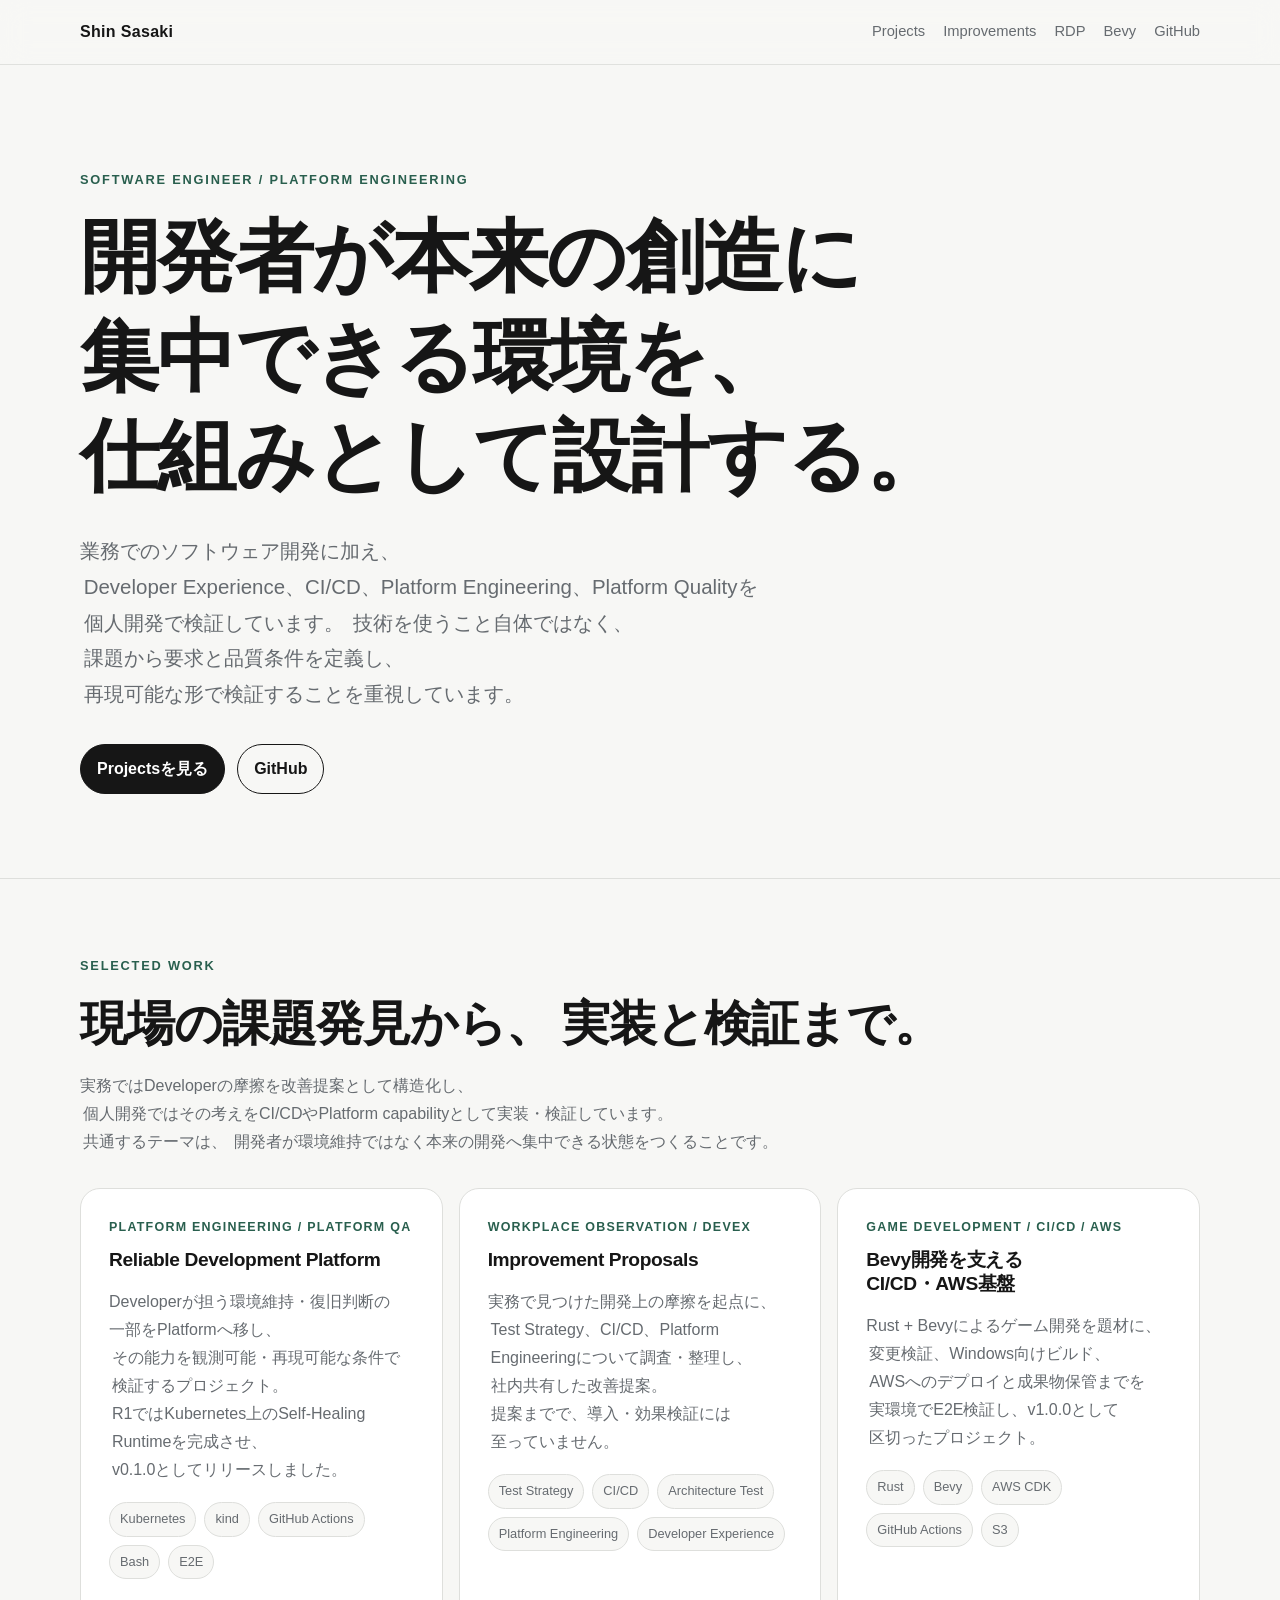
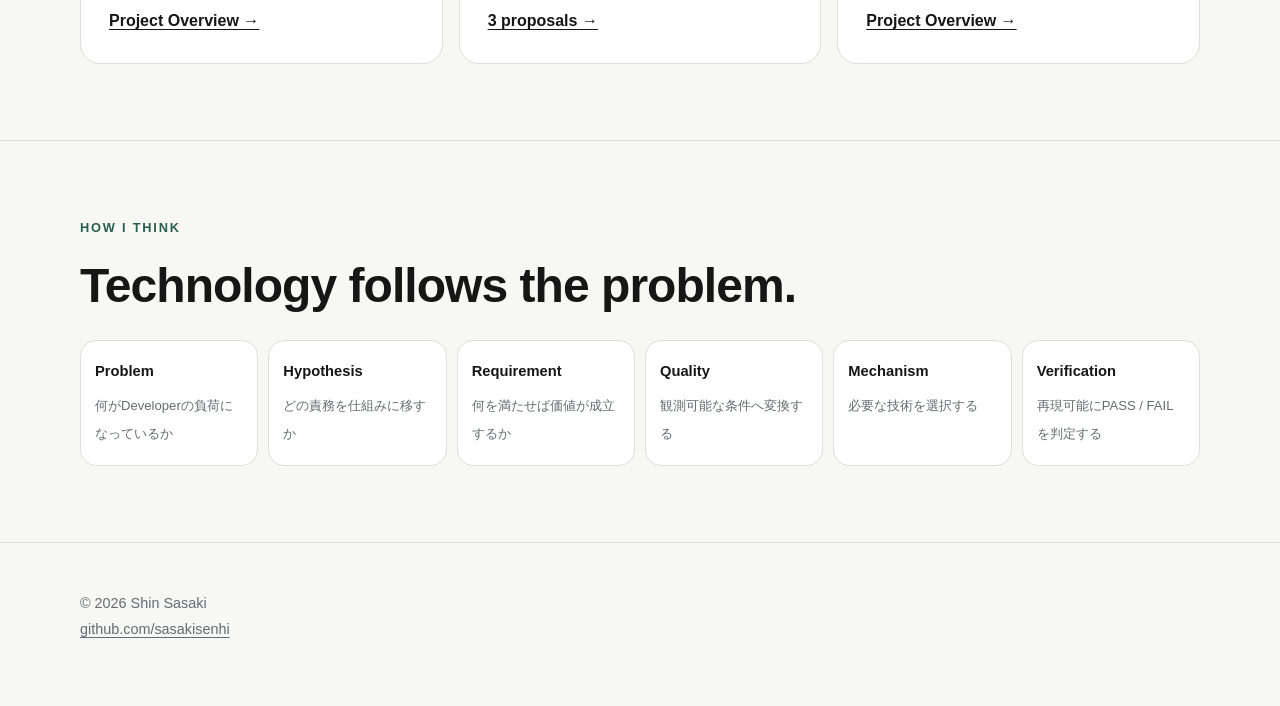
<file: index.html>
<!doctype html>
<html lang="ja">
<head>
  <meta charset="utf-8">
  <meta name="viewport" content="width=device-width, initial-scale=1">
  <meta name="description" content="佐々木 心のPlatform Engineering / Developer Experienceポートフォリオ">
  <title>佐々木 心 | Engineering Portfolio</title>
  <link rel="stylesheet" href="assets/styles.css?v=8">
</head>
<body>
<header class="site-header">
  <div class="container nav">
    <a class="brand" href="index.html">Shin Sasaki</a>
    <nav class="nav-links" aria-label="Primary">
      <a href="#projects">Projects</a>
      <a href="improvements.html">Improvements</a>
      <a href="rdp.html">RDP</a>
      <a href="bevy.html">Bevy</a>
      <a href="https://github.com/sasakisenhi">GitHub</a>
    </nav>
  </div>
</header>

<main>
  <section class="hero">
    <div class="container">
      <p class="eyebrow">Software Engineer / Platform Engineering</p>
      <h1 class="hero-title">
        <span class="headline-segment"><span class="keep-together">開発者が本来の創造に</span></span>
        <span class="headline-segment"><span class="keep-together">集中できる環境を、</span></span>
        <span class="headline-segment">
          <span class="keep-together">仕組みとして</span><span class="keep-together">設計する。</span>
        </span>
      </h1>
      <p class="lead">
        <span class="phrase">業務でのソフトウェア開発に加え、</span>
        <span class="phrase">Developer Experience、CI/CD、Platform Engineering、Platform Qualityを</span>
        <span class="phrase">個人開発で検証しています。</span>
        <span class="phrase">技術を使うこと自体ではなく、</span>
        <span class="phrase">課題から要求と品質条件を定義し、</span>
        <span class="phrase">再現可能な形で検証することを重視しています。</span>
      </p>
      <div class="hero-actions">
        <a class="button primary" href="#projects">Projectsを見る</a>
        <a class="button" href="https://github.com/sasakisenhi">GitHub</a>
      </div>
    </div>
  </section>

  <section class="section" id="projects">
    <div class="container">
      <p class="eyebrow">Selected Work</p>
      <h2><span class="phrase">現場の課題発見から、</span><span class="phrase">実装と検証まで。</span></h2>
      <p class="section-intro">
        <span class="phrase">実務ではDeveloperの摩擦を改善提案として構造化し、</span>
        <span class="phrase">個人開発ではその考えをCI/CDやPlatform capabilityとして実装・検証しています。</span>
        <span class="phrase">共通するテーマは、</span>
        <span class="phrase">開発者が環境維持ではなく本来の開発へ集中できる状態をつくることです。</span>
      </p>

      <div class="grid-3">
        <article class="card project-card">
          <div>
            <div class="meta">Platform Engineering / Platform QA</div>
            <h3>Reliable Development Platform</h3>
            <p>
              <span class="phrase">Developerが担う環境維持・復旧判断の一部をPlatformへ移し、</span>
              <span class="phrase">その能力を観測可能・再現可能な条件で検証するプロジェクト。</span>
              <span class="phrase">R1ではKubernetes上のSelf-Healing Runtimeを完成させ、</span>
              <span class="phrase">v0.1.0としてリリースしました。</span>
            </p>
            <div class="tags">
              <span class="tag">Kubernetes</span><span class="tag">kind</span>
              <span class="tag">GitHub Actions</span><span class="tag">Bash</span>
              <span class="tag">E2E</span>
            </div>
          </div>
          <a class="card-link" href="rdp.html">Project Overview →</a>
        </article>

        <article class="card project-card">
          <div>
            <div class="meta">Workplace Observation / DevEx</div>
            <h3>Improvement Proposals</h3>
            <p>
              <span class="phrase">実務で見つけた開発上の摩擦を起点に、</span>
              <span class="phrase">Test Strategy、CI/CD、Platform Engineeringについて調査・整理し、</span>
              <span class="phrase">社内共有した改善提案。</span>
              <span class="phrase">提案までで、導入・効果検証には至っていません。</span>
            </p>
            <div class="tags">
              <span class="tag">Test Strategy</span><span class="tag">CI/CD</span>
              <span class="tag">Architecture Test</span><span class="tag">Platform Engineering</span>
              <span class="tag">Developer Experience</span>
            </div>
          </div>
          <a class="card-link" href="improvements.html">3 proposals →</a>
        </article>

        <article class="card project-card">
          <div>
            <div class="meta">Game Development / CI/CD / AWS</div>
            <h3>Bevy開発を支えるCI/CD・AWS基盤</h3>
            <p>
              <span class="phrase">Rust + Bevyによるゲーム開発を題材に、</span>
              <span class="phrase">変更検証、Windows向けビルド、AWSへのデプロイと成果物保管までを</span>
              <span class="phrase">実環境でE2E検証し、v1.0.0として区切ったプロジェクト。</span>
            </p>
            <div class="tags">
              <span class="tag">Rust</span><span class="tag">Bevy</span>
              <span class="tag">AWS CDK</span><span class="tag">GitHub Actions</span>
              <span class="tag">S3</span>
            </div>
          </div>
          <a class="card-link" href="bevy.html">Project Overview →</a>
        </article>
      </div>
    </div>
  </section>

  <section class="section">
    <div class="container">
      <p class="eyebrow">How I Think</p>
      <h2>Technology follows the problem.</h2>
      <div class="flow">
        <div class="flow-step"><strong>Problem</strong><span>何がDeveloperの負荷になっているか</span></div>
        <div class="flow-step"><strong>Hypothesis</strong><span>どの責務を仕組みに移すか</span></div>
        <div class="flow-step"><strong>Requirement</strong><span>何を満たせば価値が成立するか</span></div>
        <div class="flow-step"><strong>Quality</strong><span>観測可能な条件へ変換する</span></div>
        <div class="flow-step"><strong>Mechanism</strong><span>必要な技術を選択する</span></div>
        <div class="flow-step"><strong>Verification</strong><span>再現可能にPASS / FAILを判定する</span></div>
      </div>
    </div>
  </section>
</main>

<footer>
  <div class="container">
    <div>© 2026 Shin Sasaki</div>
    <div><a href="https://github.com/sasakisenhi">github.com/sasakisenhi</a></div>
  </div>
</footer>
</body>
</html>
</file>
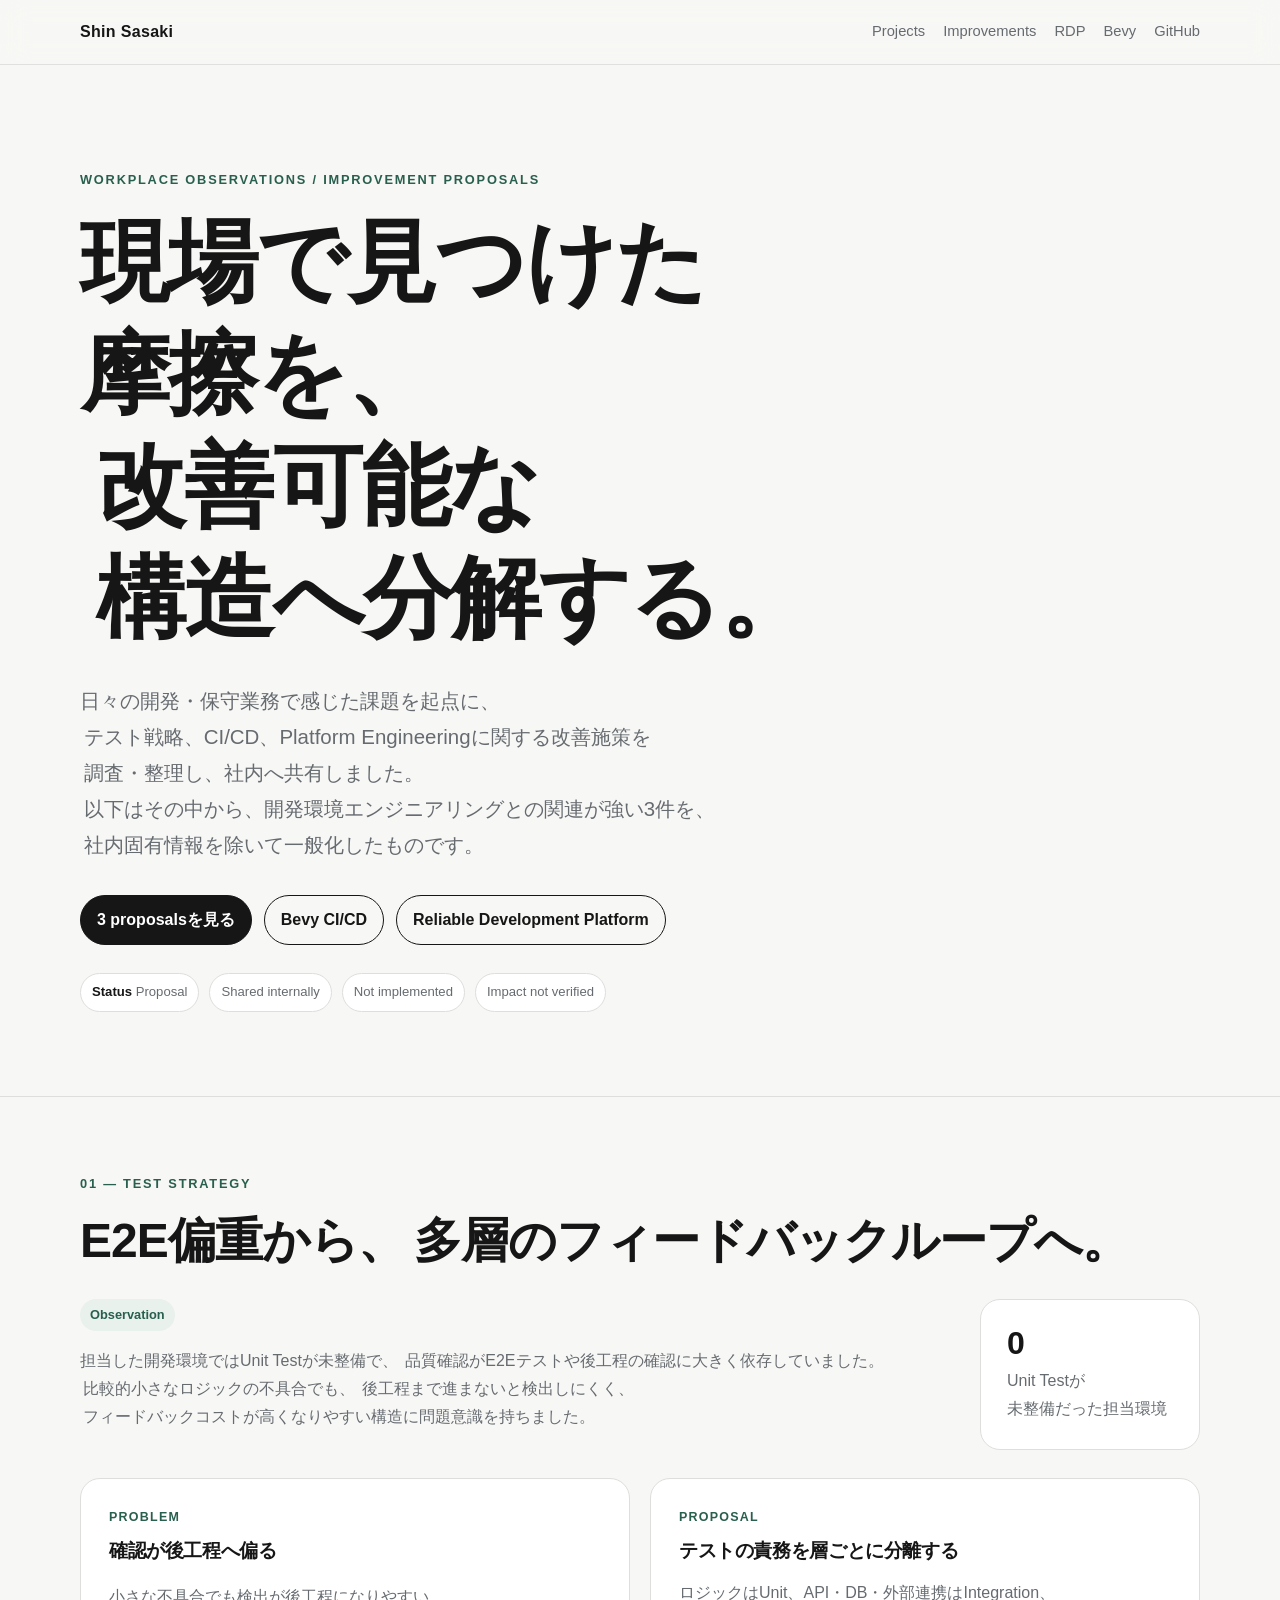
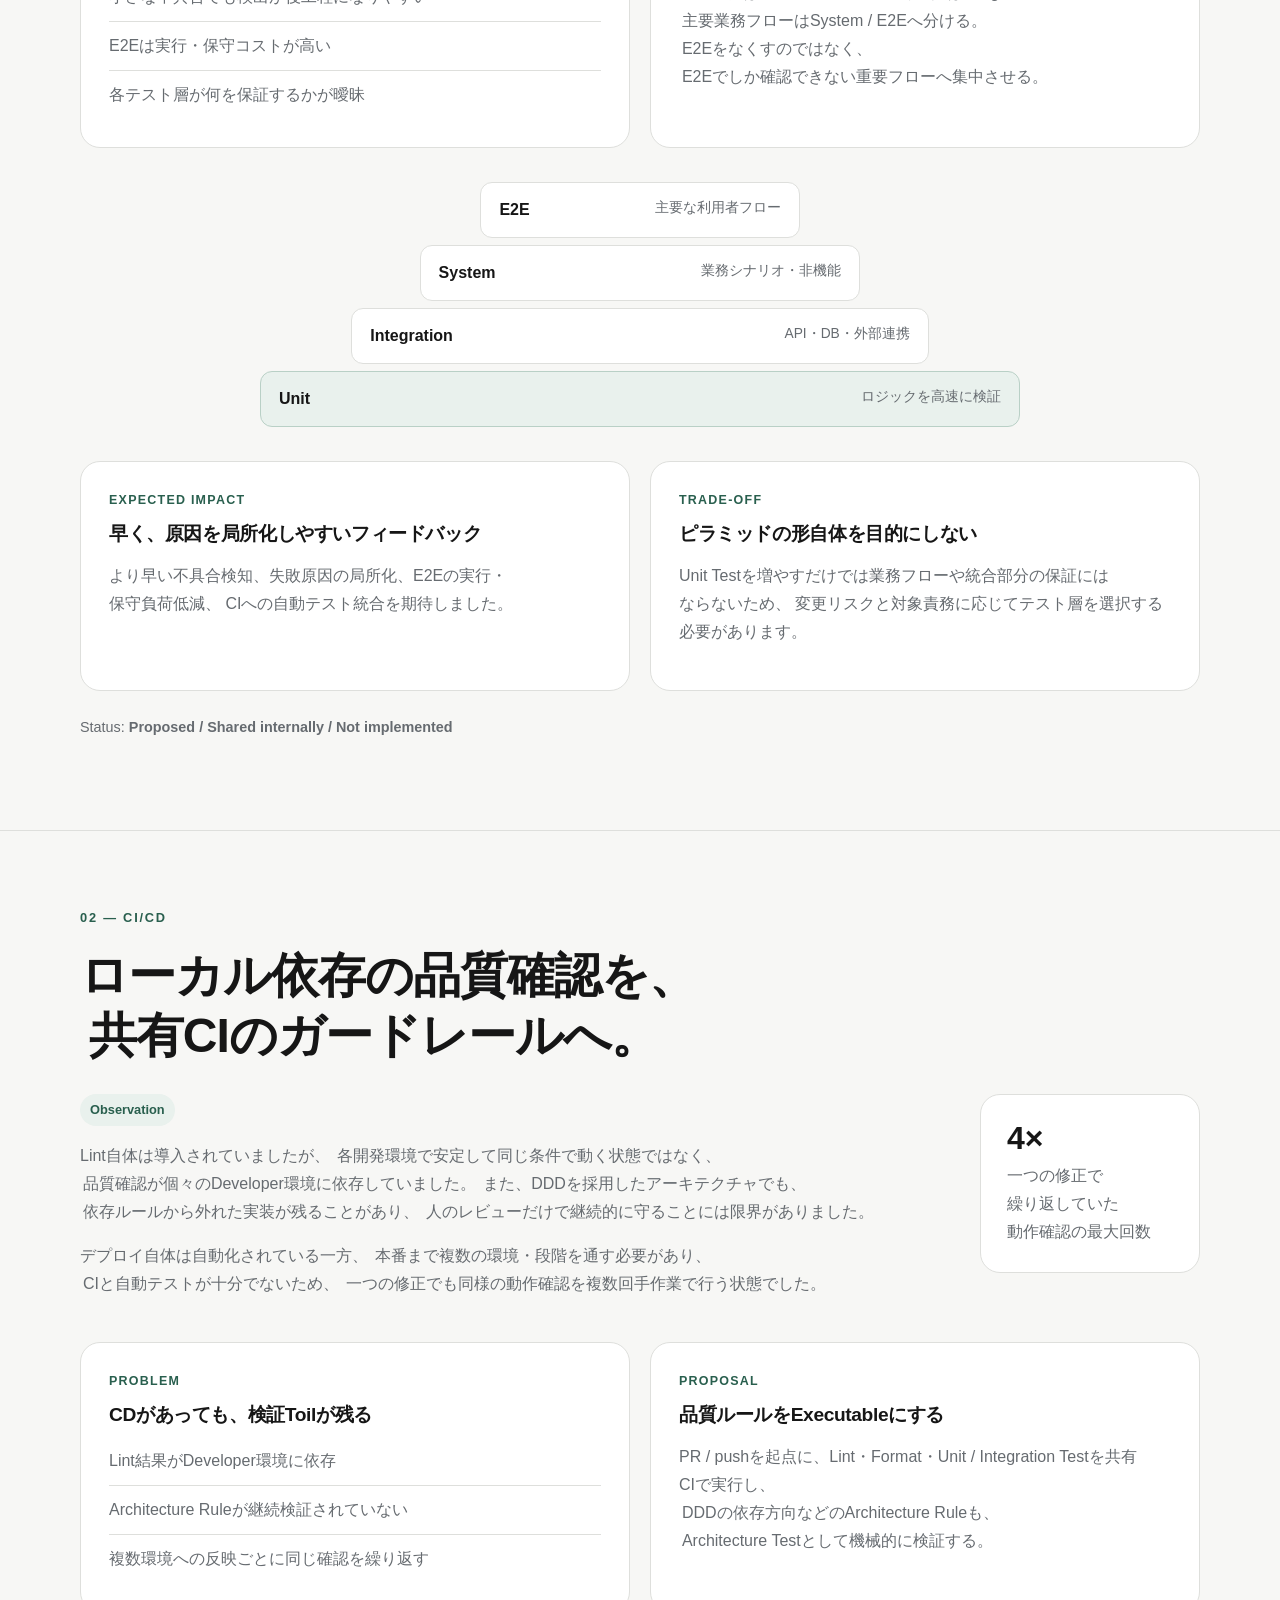
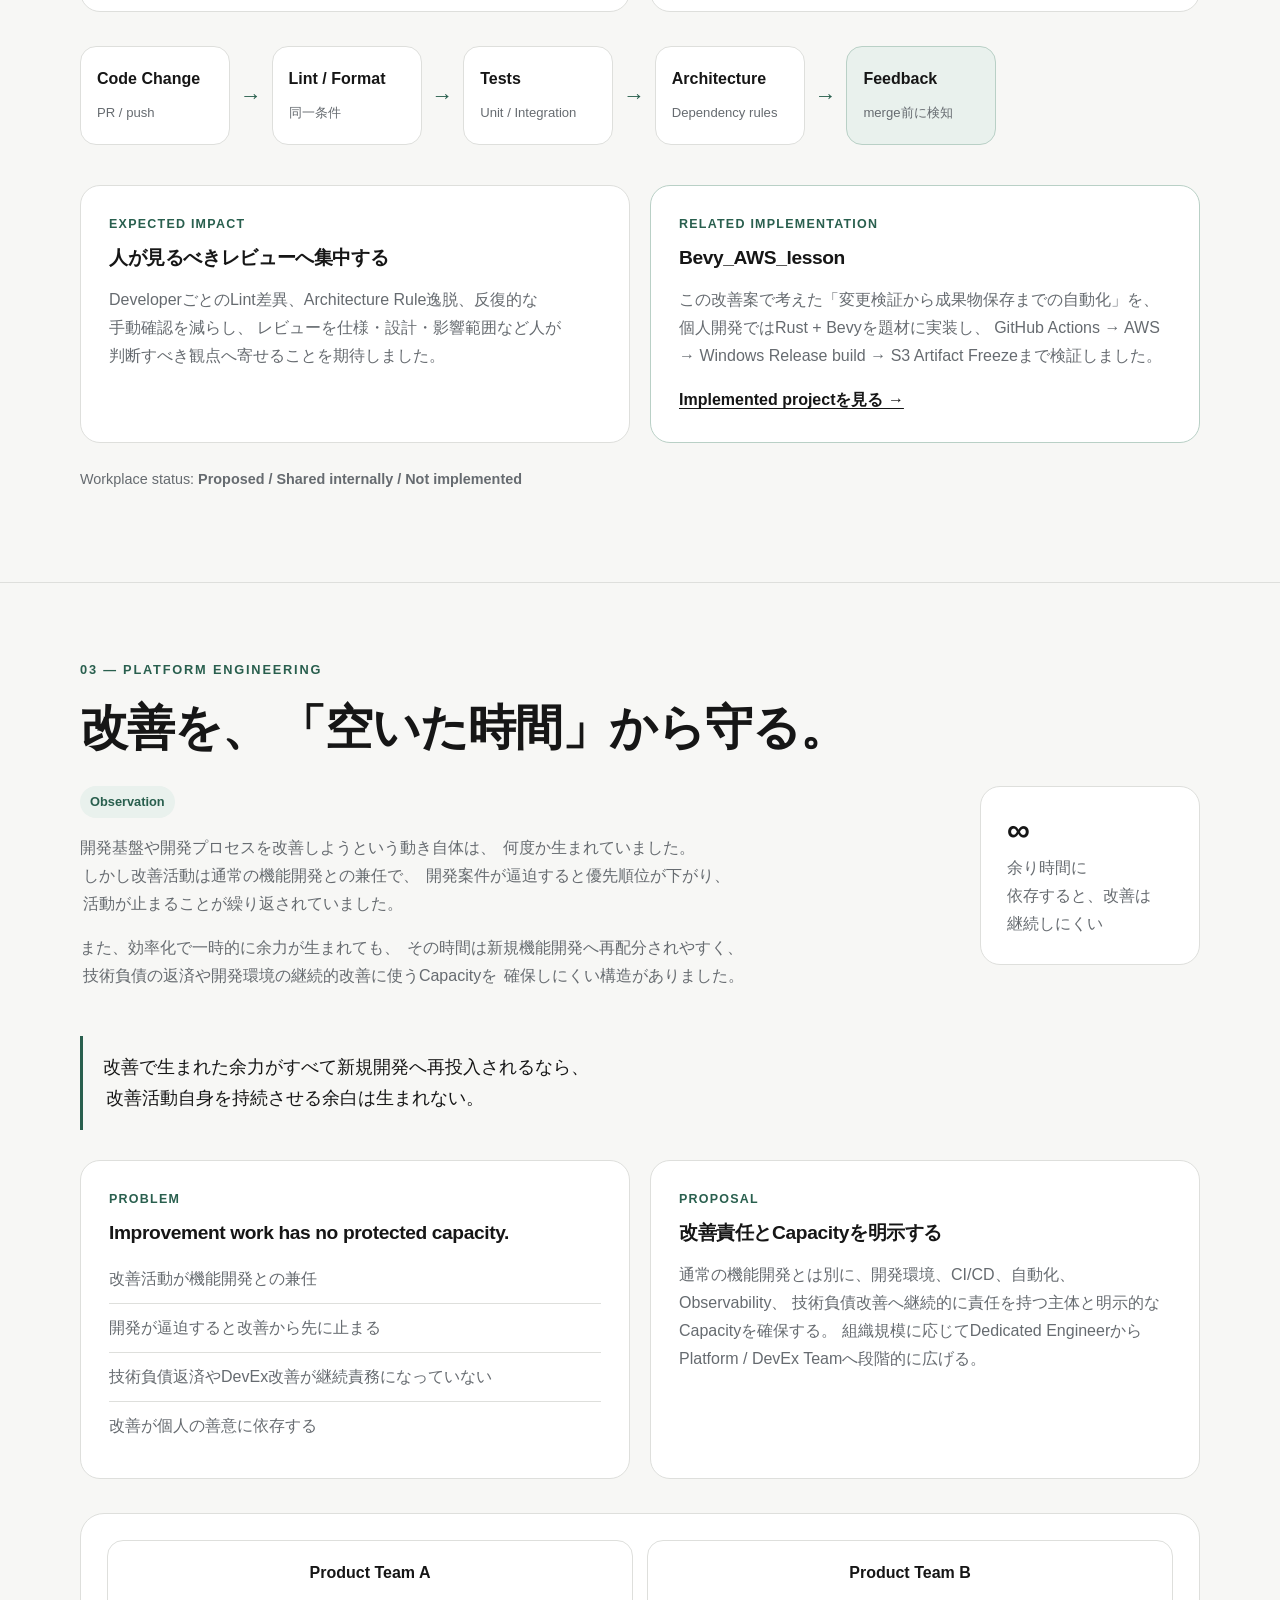
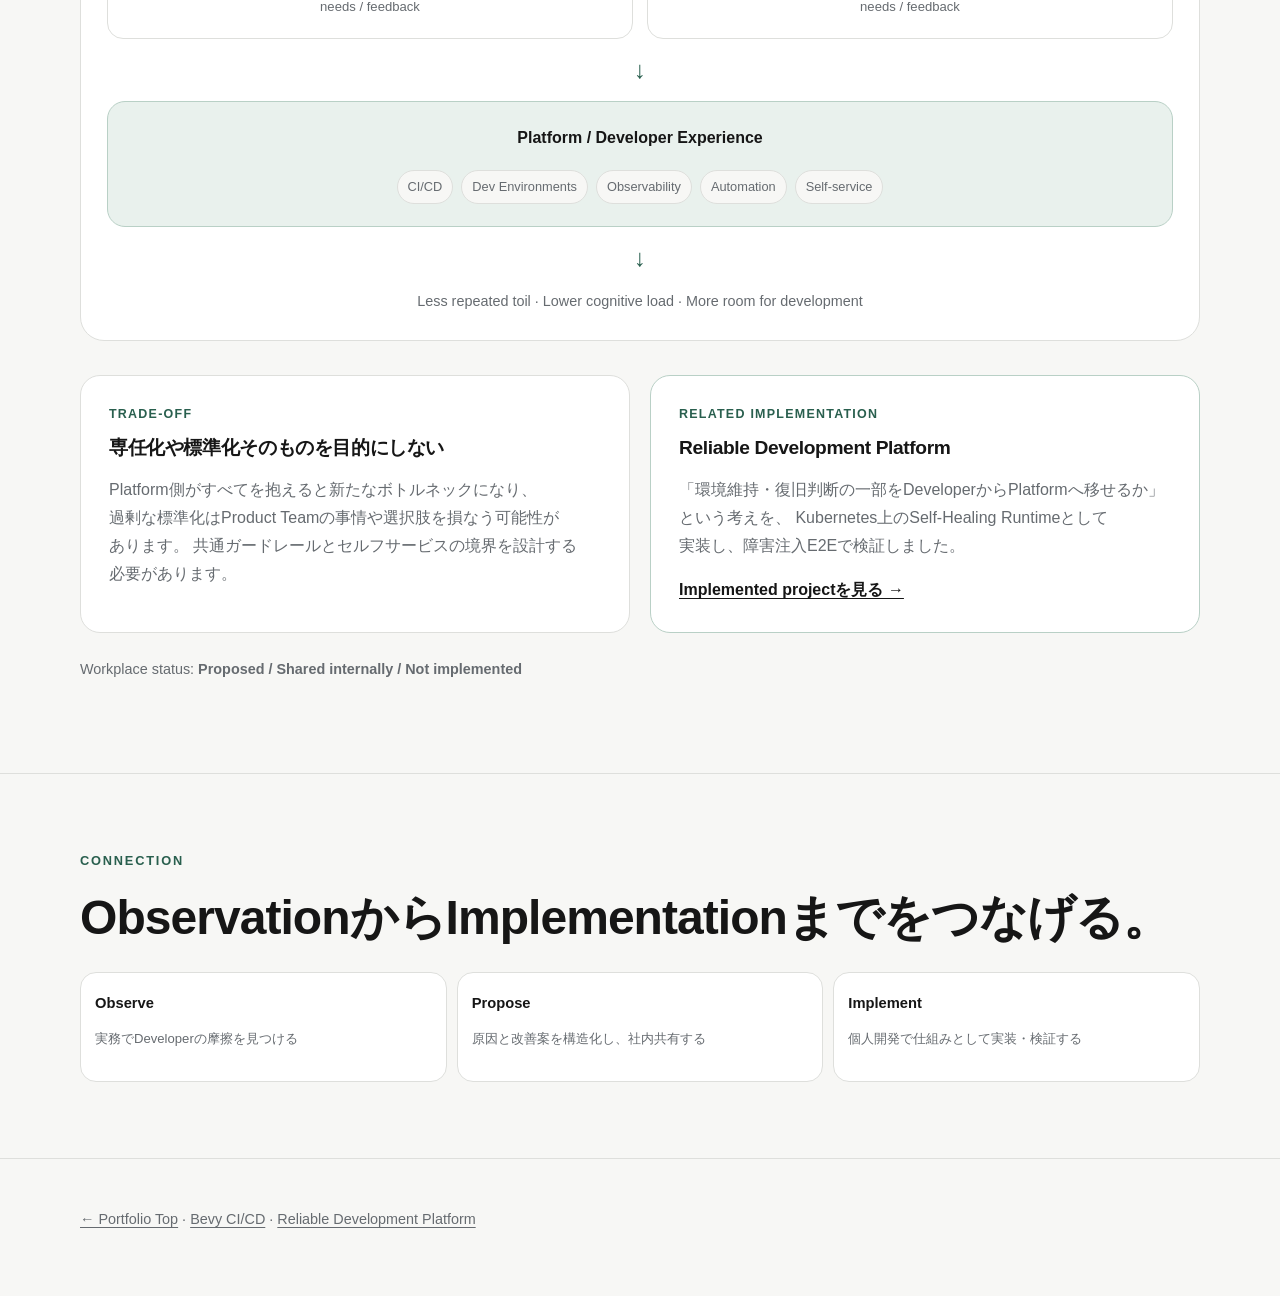
<file: improvements.html>
<!doctype html>
<html lang="ja">
<head>
  <meta charset="utf-8">
  <meta name="viewport" content="width=device-width, initial-scale=1">
  <meta name="description" content="実務で見つけた開発上の摩擦に対する改善提案 - Test Strategy / CI/CD / Platform Engineering">
  <title>Improvement Proposals | Shin Sasaki</title>
  <link rel="stylesheet" href="assets/styles.css?v=8">
</head>
<body>
<header class="site-header">
  <div class="container nav">
    <a class="brand" href="index.html">Shin Sasaki</a>
    <nav class="nav-links" aria-label="Primary">
      <a href="index.html#projects">Projects</a>
      <a href="improvements.html">Improvements</a>
      <a href="rdp.html">RDP</a>
      <a href="bevy.html">Bevy</a>
      <a href="https://github.com/sasakisenhi">GitHub</a>
    </nav>
  </div>
</header>

<main>
  <section class="hero">
    <div class="container">
      <p class="eyebrow">Workplace Observations / Improvement Proposals</p>
      <h1><span class="phrase">現場で見つけた摩擦を、</span><span class="phrase">改善可能な構造へ分解する。</span></h1>
      <p class="lead">
        <span class="phrase">日々の開発・保守業務で感じた課題を起点に、</span>
        <span class="phrase">テスト戦略、CI/CD、Platform Engineeringに関する改善施策を</span>
        <span class="phrase">調査・整理し、社内へ共有しました。</span>
        <span class="phrase">以下はその中から、開発環境エンジニアリングとの関連が強い3件を、</span>
        <span class="phrase">社内固有情報を除いて一般化したものです。</span>
      </p>
      <div class="hero-actions">
        <a class="button primary" href="#test-strategy">3 proposalsを見る</a>
        <a class="button" href="bevy.html">Bevy CI/CD</a>
        <a class="button" href="rdp.html">Reliable Development Platform</a>
      </div>
      <div class="status-strip" aria-label="Proposal status">
        <span><strong>Status</strong> Proposal</span>
        <span>Shared internally</span>
        <span>Not implemented</span>
        <span>Impact not verified</span>
      </div>
    </div>
  </section>

  <section class="section" id="test-strategy">
    <div class="container">
      <p class="eyebrow">01 — Test Strategy</p>
      <h2><span class="phrase">E2E偏重から、</span><span class="phrase">多層のフィードバックループへ。</span></h2>
      <div class="proposal-lead">
        <div>
          <span class="kicker">Observation</span>
          <p>
            <span class="phrase">担当した開発環境ではUnit Testが未整備で、</span>
            <span class="phrase">品質確認がE2Eテストや後工程の確認に大きく依存していました。</span>
            <span class="phrase">比較的小さなロジックの不具合でも、</span>
            <span class="phrase">後工程まで進まないと検出しにくく、</span>
            <span class="phrase">フィードバックコストが高くなりやすい構造に問題意識を持ちました。</span>
          </p>
        </div>
        <div class="proposal-metric">
          <div class="metric">0</div>
          <div class="muted">Unit Testが未整備だった担当環境</div>
        </div>
      </div>

      <div class="grid-2 proposal-grid">
        <article class="card">
          <div class="meta">Problem</div>
          <h3>確認が後工程へ偏る</h3>
          <ul class="list-clean compact-list">
            <li>小さな不具合でも検出が後工程になりやすい</li>
            <li>E2Eは実行・保守コストが高い</li>
            <li>各テスト層が何を保証するかが曖昧</li>
          </ul>
        </article>
        <article class="card">
          <div class="meta">Proposal</div>
          <h3>テストの責務を層ごとに分離する</h3>
          <p class="muted">
            <span class="phrase">ロジックはUnit、API・DB・外部連携はIntegration、</span>
            <span class="phrase">主要業務フローはSystem / E2Eへ分ける。</span>
            <span class="phrase">E2Eをなくすのではなく、</span>
            <span class="phrase">E2Eでしか確認できない重要フローへ集中させる。</span>
          </p>
        </article>
      </div>

      <div class="test-pyramid" aria-label="Test pyramid concept">
        <div class="pyramid-layer layer-e2e"><strong>E2E</strong><span>主要な利用者フロー</span></div>
        <div class="pyramid-layer layer-system"><strong>System</strong><span>業務シナリオ・非機能</span></div>
        <div class="pyramid-layer layer-integration"><strong>Integration</strong><span>API・DB・外部連携</span></div>
        <div class="pyramid-layer layer-unit"><strong>Unit</strong><span>ロジックを高速に検証</span></div>
      </div>

      <div class="grid-2 proposal-grid">
        <article class="card">
          <div class="meta">Expected Impact</div>
          <h3>早く、原因を局所化しやすいフィードバック</h3>
          <p class="muted">
            より早い不具合検知、失敗原因の局所化、E2Eの実行・保守負荷低減、
            CIへの自動テスト統合を期待しました。
          </p>
        </article>
        <article class="card">
          <div class="meta">Trade-off</div>
          <h3>ピラミッドの形自体を目的にしない</h3>
          <p class="muted">
            Unit Testを増やすだけでは業務フローや統合部分の保証にはならないため、
            変更リスクと対象責務に応じてテスト層を選択する必要があります。
          </p>
        </article>
      </div>
      <p class="proposal-status">Status: <strong>Proposed / Shared internally / Not implemented</strong></p>
    </div>
  </section>

  <section class="section" id="cicd">
    <div class="container">
      <p class="eyebrow">02 — CI/CD</p>
      <h2><span class="phrase">ローカル依存の品質確認を、</span><span class="phrase">共有CIのガードレールへ。</span></h2>
      <div class="proposal-lead">
        <div>
          <span class="kicker">Observation</span>
          <p>
            <span class="phrase">Lint自体は導入されていましたが、</span>
            <span class="phrase">各開発環境で安定して同じ条件で動く状態ではなく、</span>
            <span class="phrase">品質確認が個々のDeveloper環境に依存していました。</span>
            <span class="phrase">また、DDDを採用したアーキテクチャでも、</span>
            <span class="phrase">依存ルールから外れた実装が残ることがあり、</span>
            <span class="phrase">人のレビューだけで継続的に守ることには限界がありました。</span>
          </p>
          <p>
            <span class="phrase">デプロイ自体は自動化されている一方、</span>
            <span class="phrase">本番まで複数の環境・段階を通す必要があり、</span>
            <span class="phrase">CIと自動テストが十分でないため、</span>
            <span class="phrase">一つの修正でも同様の動作確認を複数回手作業で行う状態でした。</span>
          </p>
        </div>
        <div class="proposal-metric">
          <div class="metric">4×</div>
          <div class="muted">一つの修正で繰り返していた動作確認の最大回数</div>
        </div>
      </div>

      <div class="grid-2 proposal-grid">
        <article class="card">
          <div class="meta">Problem</div>
          <h3>CDがあっても、検証Toilが残る</h3>
          <ul class="list-clean compact-list">
            <li>Lint結果がDeveloper環境に依存</li>
            <li>Architecture Ruleが継続検証されていない</li>
            <li>複数環境への反映ごとに同じ確認を繰り返す</li>
          </ul>
        </article>
        <article class="card">
          <div class="meta">Proposal</div>
          <h3>品質ルールをExecutableにする</h3>
          <p class="muted">
            <span class="phrase">PR / pushを起点に、Lint・Format・Unit / Integration Testを共有CIで実行し、</span>
            <span class="phrase">DDDの依存方向などのArchitecture Ruleも、</span>
            <span class="phrase">Architecture Testとして機械的に検証する。</span>
          </p>
        </article>
      </div>

      <div class="pipeline proposal-pipeline" aria-label="Proposed CI flow">
        <div class="pipeline-node"><strong>Code Change</strong><span>PR / push</span></div>
        <div class="pipeline-arrow">→</div>
        <div class="pipeline-node"><strong>Lint / Format</strong><span>同一条件</span></div>
        <div class="pipeline-arrow">→</div>
        <div class="pipeline-node"><strong>Tests</strong><span>Unit / Integration</span></div>
        <div class="pipeline-arrow">→</div>
        <div class="pipeline-node"><strong>Architecture</strong><span>Dependency rules</span></div>
        <div class="pipeline-arrow">→</div>
        <div class="pipeline-node accent-node"><strong>Feedback</strong><span>merge前に検知</span></div>
      </div>

      <div class="grid-2 proposal-grid">
        <article class="card">
          <div class="meta">Expected Impact</div>
          <h3>人が見るべきレビューへ集中する</h3>
          <p class="muted">
            DeveloperごとのLint差異、Architecture Rule逸脱、反復的な手動確認を減らし、
            レビューを仕様・設計・影響範囲など人が判断すべき観点へ寄せることを期待しました。
          </p>
        </article>
        <article class="card related-card">
          <div class="meta">Related Implementation</div>
          <h3>Bevy_AWS_lesson</h3>
          <p class="muted">
            この改善案で考えた「変更検証から成果物保存までの自動化」を、
            個人開発ではRust + Bevyを題材に実装し、
            GitHub Actions → AWS → Windows Release build → S3 Artifact Freezeまで検証しました。
          </p>
          <a class="card-link" href="bevy.html">Implemented projectを見る →</a>
        </article>
      </div>
      <p class="proposal-status">Workplace status: <strong>Proposed / Shared internally / Not implemented</strong></p>
    </div>
  </section>

  <section class="section" id="platform-engineering">
    <div class="container">
      <p class="eyebrow">03 — Platform Engineering</p>
      <h2><span class="phrase">改善を、</span><span class="phrase">「空いた時間」から守る。</span></h2>
      <div class="proposal-lead">
        <div>
          <span class="kicker">Observation</span>
          <p>
            <span class="phrase">開発基盤や開発プロセスを改善しようという動き自体は、</span>
            <span class="phrase">何度か生まれていました。</span>
            <span class="phrase">しかし改善活動は通常の機能開発との兼任で、</span>
            <span class="phrase">開発案件が逼迫すると優先順位が下がり、</span>
            <span class="phrase">活動が止まることが繰り返されていました。</span>
          </p>
          <p>
            <span class="phrase">また、効率化で一時的に余力が生まれても、</span>
            <span class="phrase">その時間は新規機能開発へ再配分されやすく、</span>
            <span class="phrase">技術負債の返済や開発環境の継続的改善に使うCapacityを</span>
            <span class="phrase">確保しにくい構造がありました。</span>
          </p>
        </div>
        <div class="proposal-metric">
          <div class="metric">∞</div>
          <div class="muted">余り時間に依存すると、改善は継続しにくい</div>
        </div>
      </div>

      <div class="callout proposal-quote">
        <span class="phrase">改善で生まれた余力がすべて新規開発へ再投入されるなら、</span>
        <span class="phrase">改善活動自身を持続させる余白は生まれない。</span>
      </div>

      <div class="grid-2 proposal-grid">
        <article class="card">
          <div class="meta">Problem</div>
          <h3>Improvement work has no protected capacity.</h3>
          <ul class="list-clean compact-list">
            <li>改善活動が機能開発との兼任</li>
            <li>開発が逼迫すると改善から先に止まる</li>
            <li>技術負債返済やDevEx改善が継続責務になっていない</li>
            <li>改善が個人の善意に依存する</li>
          </ul>
        </article>
        <article class="card">
          <div class="meta">Proposal</div>
          <h3>改善責任とCapacityを明示する</h3>
          <p class="muted">
            通常の機能開発とは別に、開発環境、CI/CD、自動化、Observability、
            技術負債改善へ継続的に責任を持つ主体と明示的なCapacityを確保する。
            組織規模に応じてDedicated EngineerからPlatform / DevEx Teamへ段階的に広げる。
          </p>
        </article>
      </div>

      <div class="platform-map" aria-label="Product teams and platform relationship">
        <div class="platform-users">
          <div class="pipeline-node"><strong>Product Team A</strong><span>needs / feedback</span></div>
          <div class="pipeline-node"><strong>Product Team B</strong><span>needs / feedback</span></div>
        </div>
        <div class="platform-arrow">↓</div>
        <div class="platform-core">
          <strong>Platform / Developer Experience</strong>
          <div class="tags platform-tags">
            <span class="tag">CI/CD</span><span class="tag">Dev Environments</span>
            <span class="tag">Observability</span><span class="tag">Automation</span>
            <span class="tag">Self-service</span>
          </div>
        </div>
        <div class="platform-arrow">↓</div>
        <div class="platform-outcome">Less repeated toil · Lower cognitive load · More room for development</div>
      </div>

      <div class="grid-2 proposal-grid">
        <article class="card">
          <div class="meta">Trade-off</div>
          <h3>専任化や標準化そのものを目的にしない</h3>
          <p class="muted">
            Platform側がすべてを抱えると新たなボトルネックになり、
            過剰な標準化はProduct Teamの事情や選択肢を損なう可能性があります。
            共通ガードレールとセルフサービスの境界を設計する必要があります。
          </p>
        </article>
        <article class="card related-card">
          <div class="meta">Related Implementation</div>
          <h3>Reliable Development Platform</h3>
          <p class="muted">
            「環境維持・復旧判断の一部をDeveloperからPlatformへ移せるか」という考えを、
            Kubernetes上のSelf-Healing Runtimeとして実装し、障害注入E2Eで検証しました。
          </p>
          <a class="card-link" href="rdp.html">Implemented projectを見る →</a>
        </article>
      </div>
      <p class="proposal-status">Workplace status: <strong>Proposed / Shared internally / Not implemented</strong></p>
    </div>
  </section>

  <section class="section">
    <div class="container">
      <p class="eyebrow">Connection</p>
      <h2>ObservationからImplementationまでをつなげる。</h2>
      <div class="flow flow-3">
        <div class="flow-step"><strong>Observe</strong><span>実務でDeveloperの摩擦を見つける</span></div>
        <div class="flow-step"><strong>Propose</strong><span>原因と改善案を構造化し、社内共有する</span></div>
        <div class="flow-step"><strong>Implement</strong><span>個人開発で仕組みとして実装・検証する</span></div>
      </div>
    </div>
  </section>
</main>

<footer>
  <div class="container">
    <a href="index.html">← Portfolio Top</a> ·
    <a href="bevy.html">Bevy CI/CD</a> ·
    <a href="rdp.html">Reliable Development Platform</a>
  </div>
</footer>
</body>
</html>
</file>
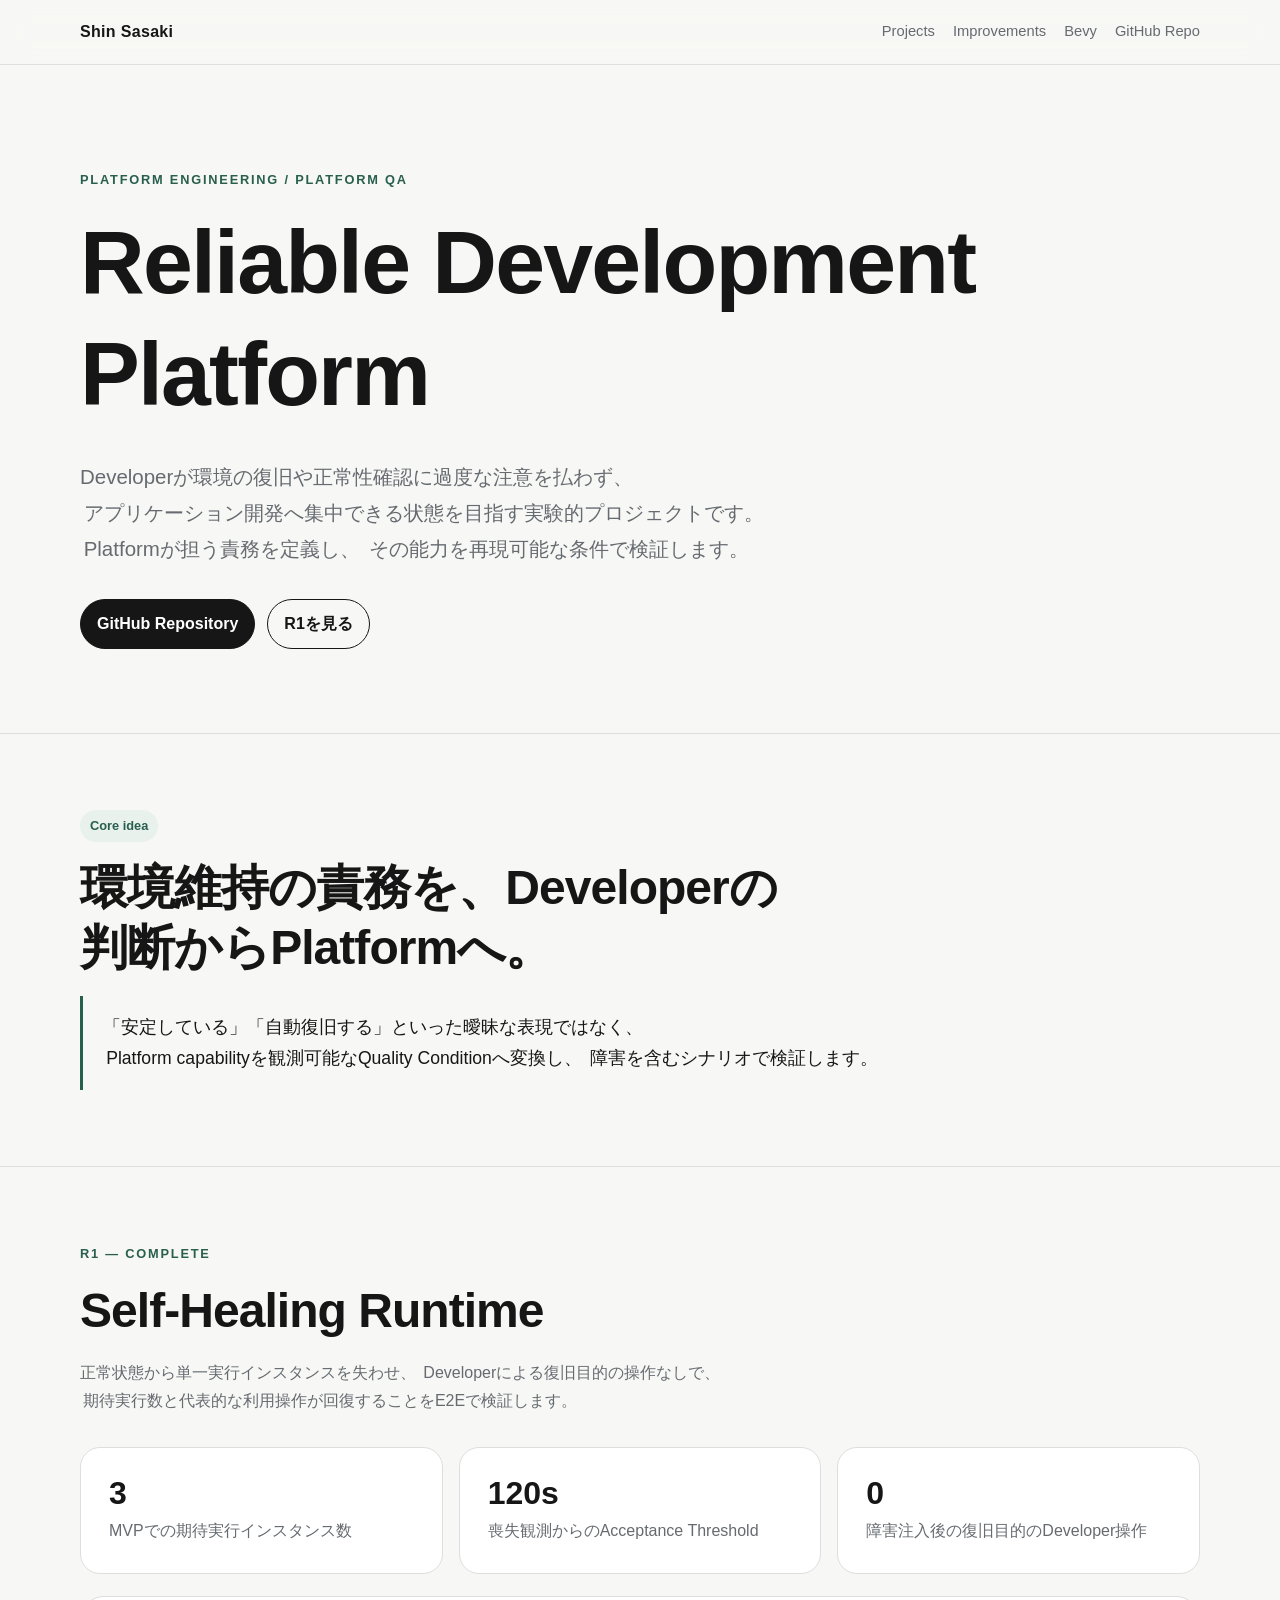
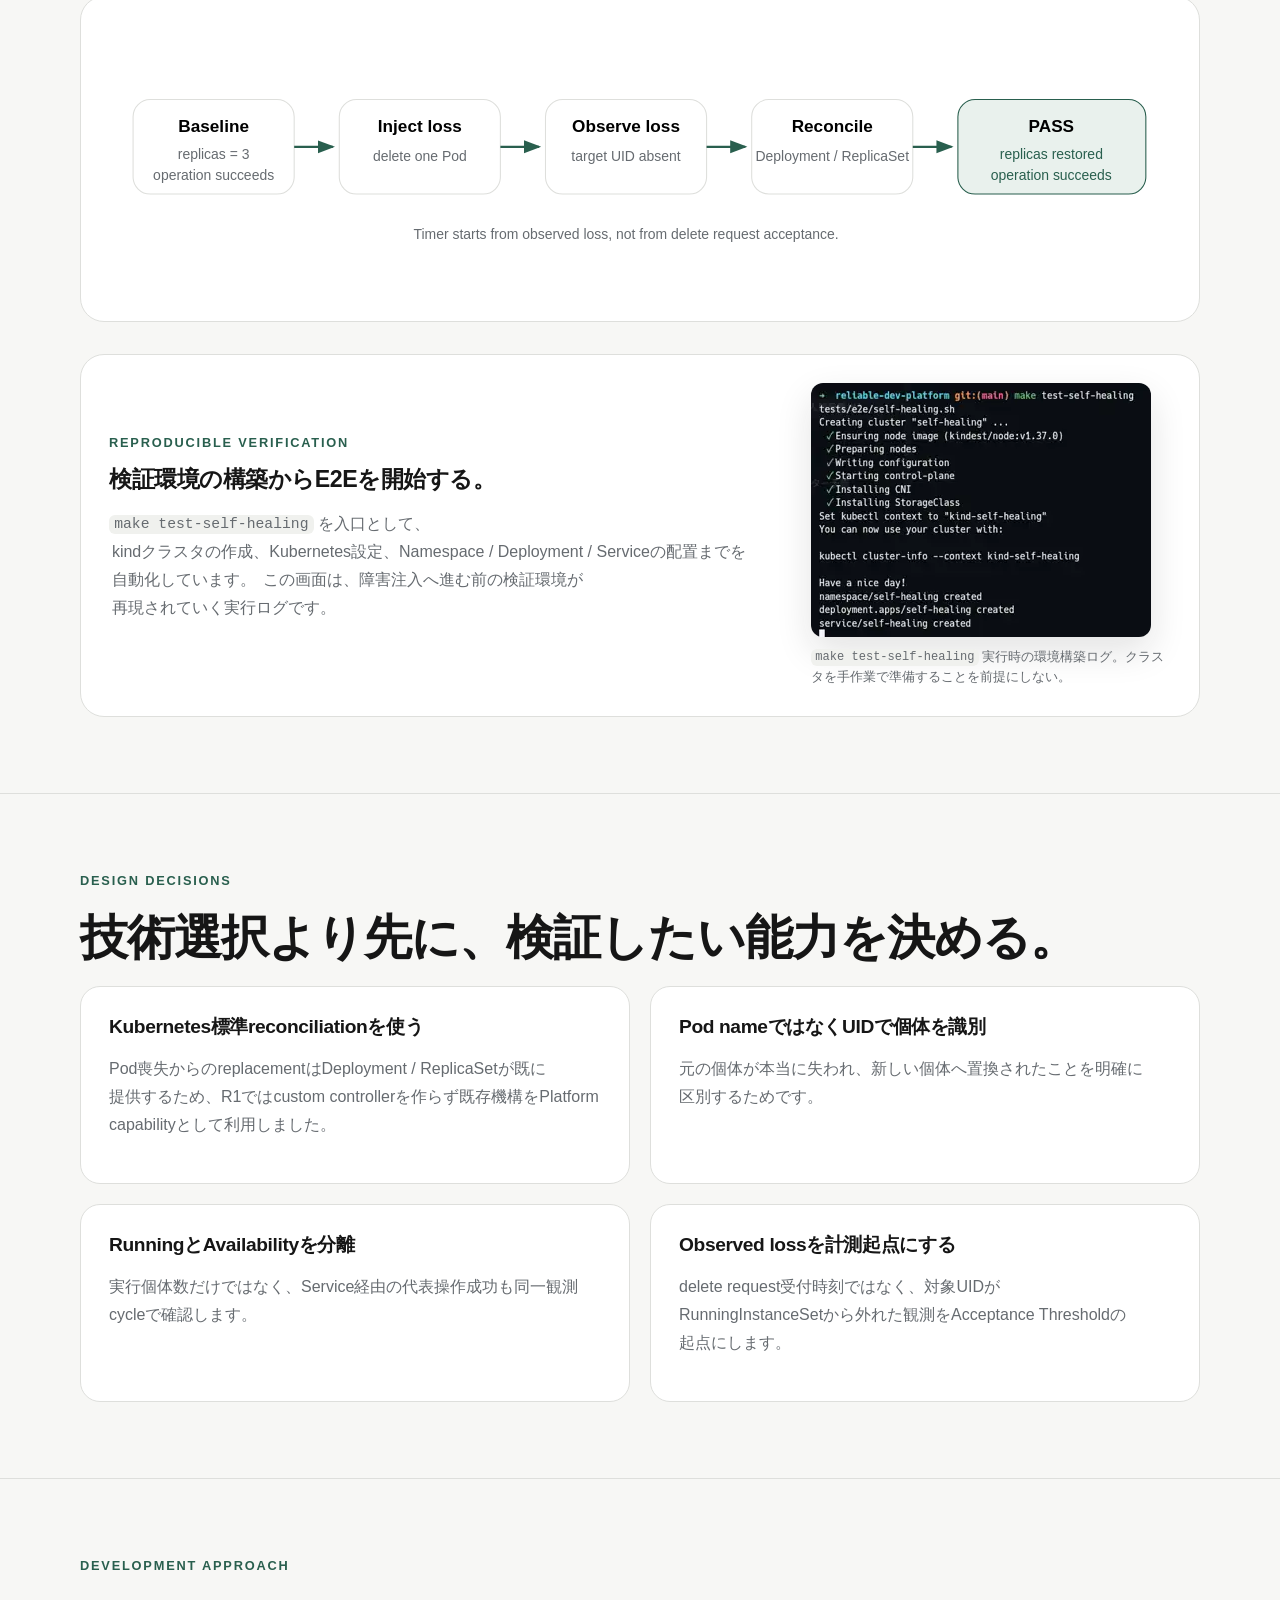
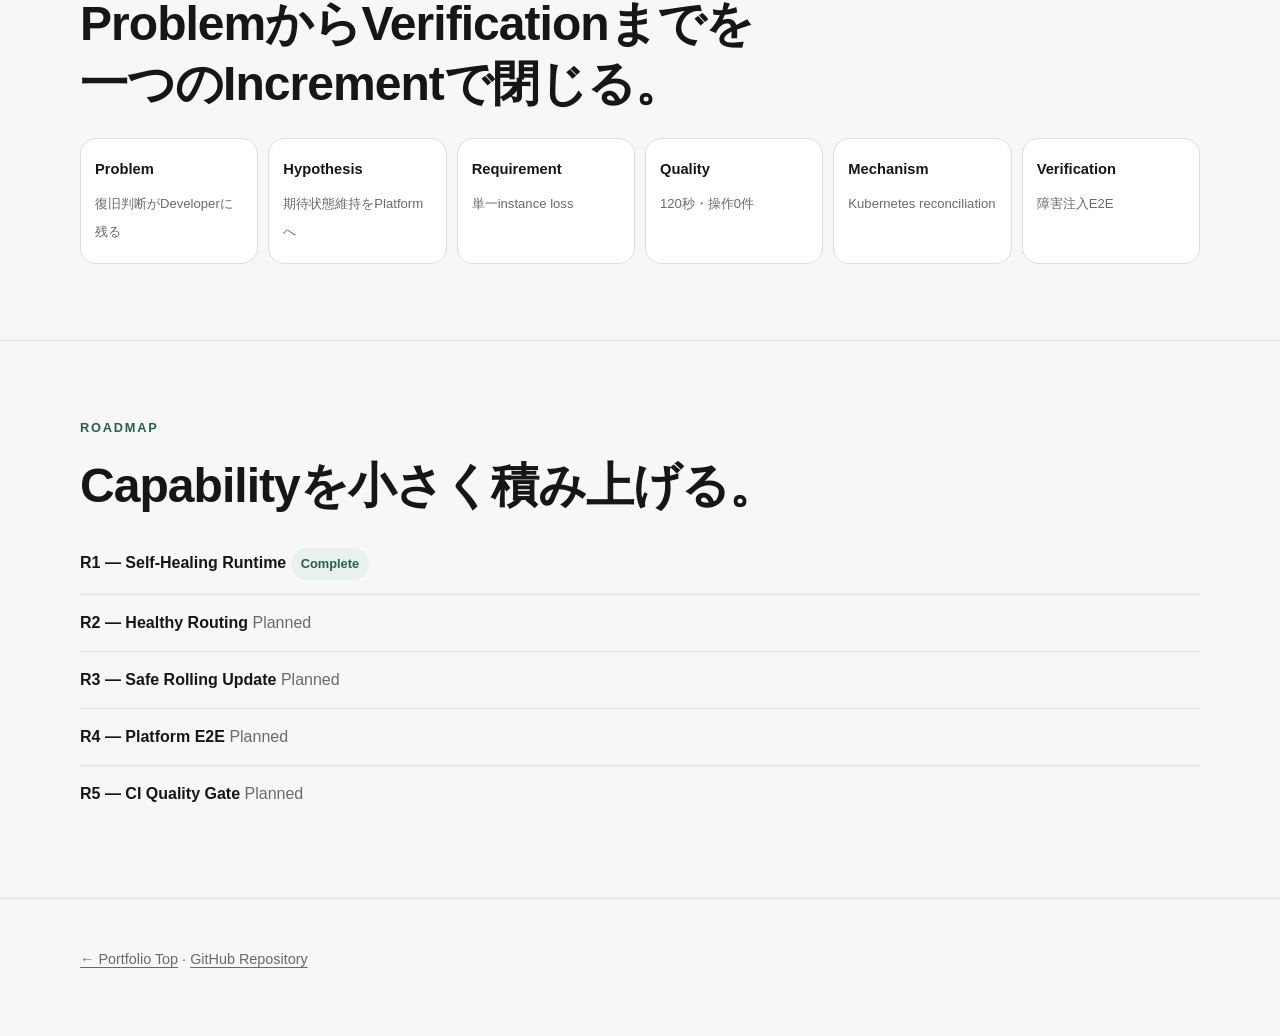
<file: rdp.html>
<!doctype html>
<html lang="ja">
<head>
  <meta charset="utf-8">
  <meta name="viewport" content="width=device-width, initial-scale=1">
  <meta name="description" content="Reliable Development Platform - Platform Engineering / Platform QA project overview">
  <title>Reliable Development Platform | Shin Sasaki</title>
  <link rel="stylesheet" href="assets/styles.css?v=8">
</head>
<body>
<header class="site-header">
  <div class="container nav">
    <a class="brand" href="index.html">Shin Sasaki</a>
    <nav class="nav-links">
      <a href="index.html#projects">Projects</a>
      <a href="improvements.html">Improvements</a>
      <a href="bevy.html">Bevy</a>
      <a href="https://github.com/sasakisenhi/reliable-dev-platform">GitHub Repo</a>
    </nav>
  </div>
</header>

<main>
  <section class="hero">
    <div class="container">
      <p class="eyebrow">Platform Engineering / Platform QA</p>
      <h1>Reliable Development Platform</h1>
      <p class="lead">
        <span class="phrase">Developerが環境の復旧や正常性確認に過度な注意を払わず、</span>
        <span class="phrase">アプリケーション開発へ集中できる状態を目指す実験的プロジェクトです。</span>
        <span class="phrase">Platformが担う責務を定義し、</span>
        <span class="phrase">その能力を再現可能な条件で検証します。</span>
      </p>
      <div class="hero-actions">
        <a class="button primary" href="https://github.com/sasakisenhi/reliable-dev-platform">GitHub Repository</a>
        <a class="button" href="#r1">R1を見る</a>
      </div>
    </div>
  </section>

  <section class="section">
    <div class="container">
      <span class="kicker">Core idea</span>
      <h2 style="margin-top:16px;">環境維持の責務を、Developerの判断からPlatformへ。</h2>
      <div class="callout">
        <span class="phrase">「安定している」「自動復旧する」といった曖昧な表現ではなく、</span>
        <span class="phrase">Platform capabilityを観測可能なQuality Conditionへ変換し、</span>
        <span class="phrase">障害を含むシナリオで検証します。</span>
      </div>
    </div>
  </section>

  <section class="section" id="r1">
    <div class="container">
      <p class="eyebrow">R1 — Complete</p>
      <h2>Self-Healing Runtime</h2>
      <p class="section-intro">
        <span class="phrase">正常状態から単一実行インスタンスを失わせ、</span>
        <span class="phrase">Developerによる復旧目的の操作なしで、</span>
        <span class="phrase">期待実行数と代表的な利用操作が回復することをE2Eで検証します。</span>
      </p>

      <div class="grid-3">
        <div class="card"><div class="metric">3</div><div class="muted">MVPでの期待実行インスタンス数</div></div>
        <div class="card"><div class="metric">120s</div><div class="muted">喪失観測からのAcceptance Threshold</div></div>
        <div class="card"><div class="metric">0</div><div class="muted">障害注入後の復旧目的のDeveloper操作</div></div>
      </div>

      <div class="diagram" style="margin-top:22px;">
        <svg viewBox="0 0 1000 260" role="img" aria-label="Self-healing verification flow">
          <defs>
            <marker id="arrow-rdp" markerWidth="10" markerHeight="10" refX="7" refY="3" orient="auto"><path d="M0,0 L0,6 L8,3 z" fill="#295f4e"/></marker>
          </defs>
          <g font-family="sans-serif">
            <rect x="28" y="75" width="150" height="88" rx="16" fill="#fff" stroke="#dedfdc"/>
            <text x="103" y="105" text-anchor="middle" font-weight="700">Baseline</text>
            <text x="103" y="130" text-anchor="middle" font-size="13" fill="#666b70">replicas = 3</text>
            <text x="103" y="150" text-anchor="middle" font-size="13" fill="#666b70">operation succeeds</text>

            <rect x="220" y="75" width="150" height="88" rx="16" fill="#fff" stroke="#dedfdc"/>
            <text x="295" y="105" text-anchor="middle" font-weight="700">Inject loss</text>
            <text x="295" y="132" text-anchor="middle" font-size="13" fill="#666b70">delete one Pod</text>

            <rect x="412" y="75" width="150" height="88" rx="16" fill="#fff" stroke="#dedfdc"/>
            <text x="487" y="105" text-anchor="middle" font-weight="700">Observe loss</text>
            <text x="487" y="132" text-anchor="middle" font-size="13" fill="#666b70">target UID absent</text>

            <rect x="604" y="75" width="150" height="88" rx="16" fill="#fff" stroke="#dedfdc"/>
            <text x="679" y="105" text-anchor="middle" font-weight="700">Reconcile</text>
            <text x="679" y="132" text-anchor="middle" font-size="13" fill="#666b70">Deployment / ReplicaSet</text>

            <rect x="796" y="75" width="175" height="88" rx="16" fill="#e9f1ed" stroke="#295f4e"/>
            <text x="883" y="105" text-anchor="middle" font-weight="700">PASS</text>
            <text x="883" y="130" text-anchor="middle" font-size="13" fill="#295f4e">replicas restored</text>
            <text x="883" y="150" text-anchor="middle" font-size="13" fill="#295f4e">operation succeeds</text>

            <g stroke="#295f4e" stroke-width="2" marker-end="url(#arrow-rdp)">
              <line x1="178" y1="119" x2="214" y2="119"/>
              <line x1="370" y1="119" x2="406" y2="119"/>
              <line x1="562" y1="119" x2="598" y2="119"/>
              <line x1="754" y1="119" x2="790" y2="119"/>
            </g>
            <text x="487" y="205" text-anchor="middle" font-size="13" fill="#666b70">Timer starts from observed loss, not from delete request acceptance.</text>
          </g>
        </svg>
      </div>

      <div class="evidence-block">
        <div class="evidence-copy">
          <p class="eyebrow">Reproducible Verification</p>
          <h3>検証環境の構築からE2Eを開始する。</h3>
          <p class="muted">
            <span class="phrase"><code>make test-self-healing</code> を入口として、</span>
            <span class="phrase">kindクラスタの作成、Kubernetes設定、Namespace / Deployment / Serviceの配置までを</span>
            <span class="phrase">自動化しています。</span>
            <span class="phrase">この画面は、障害注入へ進む前の検証環境が</span>
            <span class="phrase">再現されていく実行ログです。</span>
          </p>
        </div>
        <figure class="terminal-shot">
          <img
            src="assets/rdp-self-healing-start.webp"
            alt="make test-self-healing を実行し、kindクラスタとSelf-Healing用Workloadを作成しているターミナル画面"
            loading="lazy"
          >
          <figcaption>
            <code>make test-self-healing</code> 実行時の環境構築ログ。クラスタを手作業で準備することを前提にしない。
          </figcaption>
        </figure>
      </div>
    </div>
  </section>

  <section class="section">
    <div class="container">
      <p class="eyebrow">Design Decisions</p>
      <h2>技術選択より先に、検証したい能力を決める。</h2>
      <div class="grid-2">
        <div class="card"><h3>Kubernetes標準reconciliationを使う</h3><p class="muted">Pod喪失からのreplacementはDeployment / ReplicaSetが既に提供するため、R1ではcustom controllerを作らず既存機構をPlatform capabilityとして利用しました。</p></div>
        <div class="card"><h3>Pod nameではなくUIDで個体を識別</h3><p class="muted">元の個体が本当に失われ、新しい個体へ置換されたことを明確に区別するためです。</p></div>
        <div class="card"><h3>RunningとAvailabilityを分離</h3><p class="muted">実行個体数だけではなく、Service経由の代表操作成功も同一観測cycleで確認します。</p></div>
        <div class="card"><h3>Observed lossを計測起点にする</h3><p class="muted">delete request受付時刻ではなく、対象UIDがRunningInstanceSetから外れた観測をAcceptance Thresholdの起点にします。</p></div>
      </div>
    </div>
  </section>

  <section class="section">
    <div class="container">
      <p class="eyebrow">Development Approach</p>
      <h2>ProblemからVerificationまでを一つのIncrementで閉じる。</h2>
      <div class="flow">
        <div class="flow-step"><strong>Problem</strong><span>復旧判断がDeveloperに残る</span></div>
        <div class="flow-step"><strong>Hypothesis</strong><span>期待状態維持をPlatformへ</span></div>
        <div class="flow-step"><strong>Requirement</strong><span>単一instance loss</span></div>
        <div class="flow-step"><strong>Quality</strong><span>120秒・操作0件</span></div>
        <div class="flow-step"><strong>Mechanism</strong><span>Kubernetes reconciliation</span></div>
        <div class="flow-step"><strong>Verification</strong><span>障害注入E2E</span></div>
      </div>
    </div>
  </section>

  <section class="section">
    <div class="container">
      <p class="eyebrow">Roadmap</p>
      <h2>Capabilityを小さく積み上げる。</h2>
      <ul class="list-clean">
        <li><strong>R1 — Self-Healing Runtime</strong> <span class="kicker">Complete</span></li>
        <li><strong>R2 — Healthy Routing</strong> <span class="muted">Planned</span></li>
        <li><strong>R3 — Safe Rolling Update</strong> <span class="muted">Planned</span></li>
        <li><strong>R4 — Platform E2E</strong> <span class="muted">Planned</span></li>
        <li><strong>R5 — CI Quality Gate</strong> <span class="muted">Planned</span></li>
      </ul>
    </div>
  </section>
</main>

<footer><div class="container"><a href="index.html">← Portfolio Top</a> · <a href="https://github.com/sasakisenhi/reliable-dev-platform">GitHub Repository</a></div></footer>
</body>
</html>
</file>
<file: assets/styles.css>
:root {
  --bg: #f7f7f5;
  --surface: #ffffff;
  --text: #161616;
  --muted: #666b70;
  --line: #dedfdc;
  --accent: #295f4e;
  --accent-soft: #e9f1ed;
  --code: #f0f1ee;
  --max: 1120px;
}

* { box-sizing: border-box; }
html { scroll-behavior: smooth; }
body {
  margin: 0;
  background: var(--bg);
  color: var(--text);
  font-family: -apple-system, BlinkMacSystemFont, "Segoe UI", "Noto Sans JP",
    "Hiragino Kaku Gothic ProN", "Yu Gothic", sans-serif;
  line-height: 1.75;
}
a { color: inherit; text-decoration-thickness: 1px; text-underline-offset: 3px; }
a:hover { color: var(--accent); }
.container { width: min(calc(100% - 40px), var(--max)); margin: 0 auto; }
.site-header {
  position: sticky; top: 0; z-index: 20;
  backdrop-filter: blur(14px);
  background: rgba(247,247,245,.88);
  border-bottom: 1px solid rgba(222,223,220,.9);
}
.nav { min-height: 64px; display: flex; align-items: center; justify-content: space-between; gap: 24px; }
.brand { font-weight: 700; text-decoration: none; letter-spacing: .02em; }
.nav-links { display: flex; flex-wrap: wrap; gap: 18px; font-size: .92rem; color: var(--muted); }
.nav-links a { text-decoration: none; }
.hero { padding: 104px 0 84px; }
.eyebrow {
  margin: 0 0 16px; color: var(--accent); font-weight: 700;
  font-size: .8rem; letter-spacing: .14em; text-transform: uppercase;
}
h1, h2, h3 { line-height: 1.25; letter-spacing: -.02em; }
h1 { font-size: clamp(2.7rem, 7vw, 5.6rem); margin: 0; max-width: 980px; font-weight: 760; }
h2 { font-size: clamp(1.8rem, 4vw, 3rem); margin: 0 0 18px; }
h3 { font-size: 1.2rem; margin: 0 0 10px; }
.lead { max-width: 760px; font-size: clamp(1.05rem, 2vw, 1.28rem); color: var(--muted); margin: 28px 0 0; }
.hero-actions { display: flex; flex-wrap: wrap; gap: 12px; margin-top: 32px; }
.button {
  display: inline-flex; align-items: center; justify-content: center;
  padding: 10px 16px; border: 1px solid var(--text); border-radius: 999px;
  text-decoration: none; font-weight: 650; background: transparent;
}
.button.primary { background: var(--text); color: white; }
.button.primary:hover { background: var(--accent); border-color: var(--accent); color: white; }
.section { padding: 76px 0; border-top: 1px solid var(--line); }
.section-intro { max-width: 740px; color: var(--muted); margin-bottom: 32px; }
.grid-2 { display: grid; grid-template-columns: repeat(2, minmax(0,1fr)); gap: 20px; }
.grid-3 { display: grid; grid-template-columns: repeat(3, minmax(0,1fr)); gap: 16px; }
.card {
  background: var(--surface); border: 1px solid var(--line); border-radius: 20px;
  padding: 28px;
}
.project-card {
  min-height: 360px; display: flex; flex-direction: column; justify-content: space-between;
}
.project-card .meta { color: var(--accent); font-size: .82rem; font-weight: 700; letter-spacing: .08em; text-transform: uppercase; }
.project-card p { color: var(--muted); }
.tags { display: flex; flex-wrap: wrap; gap: 8px; margin: 18px 0 0; }
.tag { border: 1px solid var(--line); border-radius: 999px; padding: 5px 10px; font-size: .8rem; color: var(--muted); background: var(--bg); }
.card-link { margin-top: 28px; font-weight: 700; }
.diagram {
  background: var(--surface); border: 1px solid var(--line); border-radius: 24px;
  padding: 22px; overflow-x: auto;
}
.diagram svg { display: block; width: 100%; height: auto; min-width: 700px; }
.kicker {
  display: inline-block; background: var(--accent-soft); color: var(--accent);
  border-radius: 999px; padding: 5px 10px; font-weight: 700; font-size: .8rem;
}
.metric { font-size: 2rem; font-weight: 760; line-height: 1.1; margin-bottom: 6px; }
.muted { color: var(--muted); }
.callout {
  border-left: 3px solid var(--accent); padding: 16px 0 16px 20px;
  max-width: 850px; font-size: 1.1rem;
}
.flow {
  display: grid; grid-template-columns: repeat(6, minmax(120px,1fr)); gap: 10px;
  align-items: stretch; margin-top: 24px;
}
.flow-step {
  background: var(--surface); border: 1px solid var(--line); border-radius: 16px;
  padding: 18px 14px; min-height: 110px;
}
.flow-step strong { display: block; font-size: .92rem; margin-bottom: 7px; }
.flow-step span { color: var(--muted); font-size: .82rem; }
.list-clean { list-style: none; padding: 0; margin: 0; }
.list-clean li { padding: 14px 0; border-bottom: 1px solid var(--line); }
.list-clean li:last-child { border-bottom: 0; }
footer { padding: 48px 0 64px; border-top: 1px solid var(--line); color: var(--muted); font-size: .9rem; }
code { background: var(--code); border-radius: 6px; padding: .1em .35em; font-family: ui-monospace, SFMono-Regular, Menlo, monospace; font-size: .92em; }

@media (max-width: 800px) {
  .hero { padding: 72px 0 58px; }
  .grid-2, .grid-3 { grid-template-columns: 1fr; }
  .flow { grid-template-columns: 1fr 1fr; }
  .evidence-block { grid-template-columns: 1fr; }
  .terminal-shot img { margin: 0 auto; }
  .nav { align-items: flex-start; padding: 14px 0; }
  .nav-links { justify-content: flex-end; }
}
@media (max-width: 520px) {
  .container { width: min(calc(100% - 28px), var(--max)); }
  .flow { grid-template-columns: 1fr; }
  .nav { flex-direction: column; gap: 8px; }
  h1 { font-size: 2.55rem; }
}


.evidence-block {
  margin-top: 32px;
  display: grid;
  grid-template-columns: minmax(0, 1fr) 360px;
  gap: 32px;
  align-items: center;
  background: var(--surface);
  border: 1px solid var(--line);
  border-radius: 24px;
  padding: 28px;
}
.evidence-copy .eyebrow { margin-bottom: 10px; }
.evidence-copy h3 { font-size: 1.45rem; }
.terminal-shot { margin: 0; }
.terminal-shot img {
  display: block;
  width: 340px;
  max-width: 100%;
  height: auto;
  border-radius: 12px;
  box-shadow: 0 14px 36px rgba(22, 22, 22, .12);
}
.terminal-shot figcaption {
  margin-top: 10px;
  color: var(--muted);
  font-size: .82rem;
  line-height: 1.55;
}


.wide-shot {
  margin: 32px 0 0;
}
.wide-shot img {
  display: block;
  width: 100%;
  height: auto;
  border: 1px solid var(--line);
  border-radius: 16px;
  box-shadow: 0 14px 36px rgba(22, 22, 22, .12);
}
.wide-shot figcaption {
  margin-top: 12px;
  color: var(--muted);
  font-size: .84rem;
  line-height: 1.6;
}

/* Bevy v1.0.0 portfolio evidence asset. */


/* Improvement proposals */
.status-strip {
  display: flex;
  flex-wrap: wrap;
  gap: 10px;
  margin-top: 28px;
}
.status-strip span {
  padding: 7px 11px;
  border: 1px solid var(--line);
  border-radius: 999px;
  background: var(--surface);
  color: var(--muted);
  font-size: .82rem;
}
.status-strip strong { color: var(--text); }
.proposal-lead {
  display: grid;
  grid-template-columns: minmax(0, 1fr) 220px;
  gap: 28px;
  align-items: start;
  margin: 28px 0;
}
.proposal-lead p { color: var(--muted); }
.proposal-metric {
  background: var(--surface);
  border: 1px solid var(--line);
  border-radius: 20px;
  padding: 26px;
}
.proposal-grid { margin-top: 20px; }
.compact-list li {
  padding: 10px 0;
  color: var(--muted);
}
.card .meta {
  color: var(--accent);
  font-size: .78rem;
  font-weight: 700;
  letter-spacing: .1em;
  text-transform: uppercase;
  margin-bottom: 10px;
}
.proposal-status {
  margin-top: 24px;
  color: var(--muted);
  font-size: .9rem;
}
.test-pyramid {
  display: flex;
  flex-direction: column;
  align-items: center;
  gap: 7px;
  margin: 34px auto;
  max-width: 760px;
}
.pyramid-layer {
  display: flex;
  justify-content: space-between;
  gap: 18px;
  padding: 13px 18px;
  border: 1px solid var(--line);
  background: var(--surface);
  border-radius: 12px;
}
.pyramid-layer span { color: var(--muted); font-size: .86rem; }
.layer-e2e { width: 42%; }
.layer-system { width: 58%; }
.layer-integration { width: 76%; }
.layer-unit { width: 100%; background: var(--accent-soft); border-color: #b9d0c6; }
.pipeline {
  display: flex;
  align-items: stretch;
  gap: 10px;
}
.proposal-pipeline {
  margin: 34px 0;
  overflow-x: auto;
  padding-bottom: 6px;
}
.pipeline-node {
  min-width: 150px;
  padding: 18px 16px;
  border: 1px solid var(--line);
  border-radius: 16px;
  background: var(--surface);
}
.pipeline-node strong { display: block; margin-bottom: 5px; }
.pipeline-node span { color: var(--muted); font-size: .82rem; }
.pipeline-arrow {
  display: flex;
  align-items: center;
  color: var(--accent);
  font-size: 1.35rem;
  font-weight: 700;
}
.accent-node { background: var(--accent-soft); border-color: #b9d0c6; }
.related-card { border-color: #b9d0c6; }
.proposal-quote { margin: 30px 0; }
.platform-map {
  margin: 34px 0;
  padding: 26px;
  border: 1px solid var(--line);
  border-radius: 24px;
  background: var(--surface);
  text-align: center;
}
.platform-users {
  display: grid;
  grid-template-columns: repeat(2, minmax(0,1fr));
  gap: 14px;
}
.platform-arrow {
  color: var(--accent);
  font-size: 1.5rem;
  margin: 10px 0;
}
.platform-core {
  border: 1px solid #b9d0c6;
  background: var(--accent-soft);
  border-radius: 18px;
  padding: 22px;
}
.platform-tags { justify-content: center; }
.platform-outcome {
  color: var(--muted);
  font-size: .9rem;
}
.flow-3 { grid-template-columns: repeat(3, minmax(0,1fr)); }

@media (max-width: 800px) {
  .proposal-lead { grid-template-columns: 1fr; }
  .proposal-metric { max-width: 320px; }
  .platform-users { grid-template-columns: 1fr; }
  .flow-3 { grid-template-columns: 1fr; }
}
@media (max-width: 600px) {
  .pyramid-layer { width: 100% !important; }
  .pipeline-arrow { padding: 0 2px; }
}


/* Semantic Japanese line wrapping */
h1, h2, h3 {
  text-wrap: balance;
}
p, li, figcaption, .callout, .muted {
  text-wrap: pretty;
  line-break: strict;
  word-break: normal;
}
.phrase {
  display: inline-block;
  max-width: 100%;
}
.phrase + .phrase {
  margin-left: .18em;
}

@media (max-width: 600px) {
  .phrase {
    display: inline;
  }
  .phrase + .phrase {
    margin-left: 0;
  }
}


/* Responsive semantic wrapping for Japanese copy */
.hero-title {
  max-width: 1080px;
  font-size: clamp(2.55rem, 6.2vw, 5.2rem);
}
.hero-title .headline-segment {
  display: block;
  width: max-content;
  max-width: 100%;
}
.keep-together {
  white-space: nowrap;
}

@supports (word-break: auto-phrase) {
  h1, h2, h3,
  .lead, .section-intro,
  .card p, .callout, .muted,
  .phrase {
    word-break: auto-phrase;
  }
}

@media (max-width: 800px) {
  .hero-title {
    font-size: clamp(2.45rem, 10vw, 4.2rem);
  }
  .hero-title .headline-segment {
    display: inline;
    width: auto;
  }
}

@media (max-width: 520px) {
  .hero-title {
    font-size: clamp(2.2rem, 11vw, 2.8rem);
  }
}


/* Hard guard for desktop hero headline */
@media (min-width: 801px) {
  .hero-title .headline-segment {
    display: block;
    width: auto;
    max-width: none;
    white-space: nowrap;
  }
}

@media (max-width: 800px) {
  .hero-title .headline-segment {
    display: inline;
    width: auto;
    max-width: 100%;
    white-space: normal;
  }
}


/* Mobile typography polish */
@media (max-width: 520px) {
  .site-header .nav {
    padding: 9px 0 8px;
    gap: 4px;
  }

  .brand {
    font-size: .98rem;
  }

  .nav-links {
    gap: 13px;
    font-size: .82rem;
    line-height: 1.35;
  }

  .hero {
    padding-top: 56px;
  }

  .hero-title {
    font-size: clamp(1.95rem, 9vw, 2.25rem);
    line-height: 1.32;
  }

  .hero-title .headline-segment {
    display: block;
    width: max-content;
    max-width: 100%;
    white-space: normal;
  }

  .hero-title .headline-segment .keep-together {
    white-space: nowrap;
  }

  .hero-title .headline-segment .keep-together + .keep-together {
    margin-left: .14em;
  }

  .lead {
    margin-top: 24px;
  }
}
</file>
